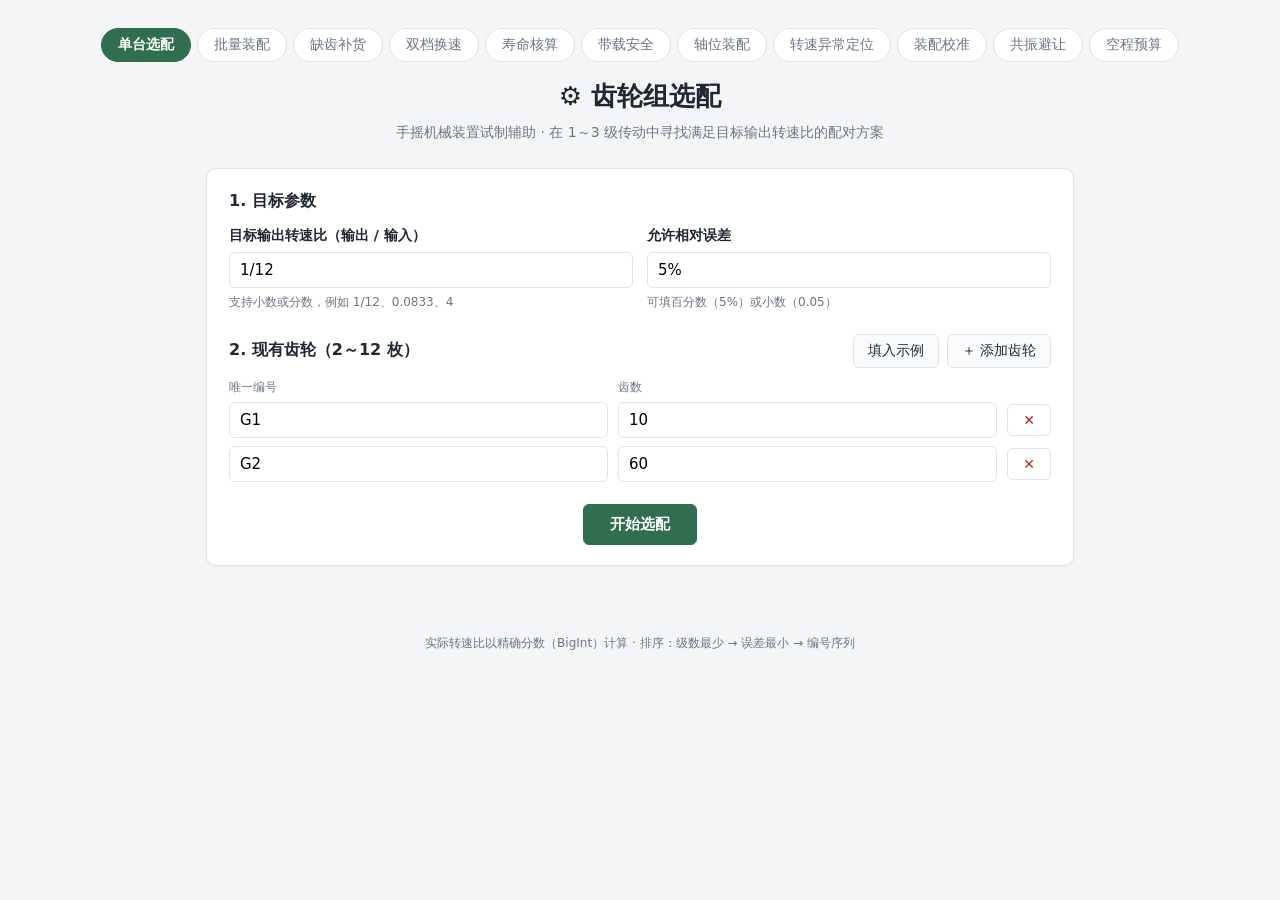
<file: public/index.html>
<!DOCTYPE html>
<html lang="zh-CN">
<head>
  <meta charset="UTF-8" />
  <meta name="viewport" content="width=device-width, initial-scale=1.0" />
  <title>齿轮组选配 · 手摇机械试制</title>
  <link rel="stylesheet" href="styles.css" />
</head>
<body>
  <header class="site-header">
    <nav class="top-nav">
      <a href="/" class="active">单台选配</a>
      <a href="/batch">批量装配</a>
      <a href="/procure">缺齿补货</a>
      <a href="/dual-speed">双档换速</a>
      <a href="/lifetime">寿命核算</a>
      <a href="/torque">带载安全</a>
      <a href="/layout">轴位装配</a>
      <a href="/diagnose">转速异常定位</a>
      <a href="/phase-reset">装配校准</a>
      <a href="/resonance">共振避让</a>
      <a href="/backlash">空程预算</a>
    </nav>
    <h1>⚙️ 齿轮组选配</h1>
    <p class="subtitle">手摇机械装置试制辅助 · 在 1～3 级传动中寻找满足目标输出转速比的配对方案</p>
  </header>

  <main>
    <form id="search-form" class="card">
      <section>
        <h2>1. 目标参数</h2>
        <div class="grid two">
          <label class="field">
            <span>目标输出转速比（输出 / 输入）</span>
            <input id="target" name="target" value="1/12" placeholder="如 0.0833 或 1/12" required />
            <small>支持小数或分数，例如 1/12、0.0833、4</small>
          </label>
          <label class="field">
            <span>允许相对误差</span>
            <input id="tolerance" name="tolerance" value="5%" placeholder="如 5% 或 0.05" required />
            <small>可填百分数（5%）或小数（0.05）</small>
          </label>
        </div>
      </section>

      <section>
        <div class="section-head">
          <h2>2. 现有齿轮（2～12 枚）</h2>
          <div class="btn-row">
            <button type="button" id="btn-example" class="btn ghost">填入示例</button>
            <button type="button" id="btn-add" class="btn ghost">＋ 添加齿轮</button>
          </div>
        </div>
        <div class="gear-grid-head">
          <span>唯一编号</span><span>齿数</span><span></span>
        </div>
        <div id="gear-rows"></div>
      </section>

      <div class="actions">
        <button type="submit" class="btn primary">开始选配</button>
      </div>

      <p id="form-error" class="alert error" hidden></p>
    </form>

    <section id="result-panel" class="card" hidden>
      <div class="section-head">
        <h2>3. 选配结果</h2>
        <span id="result-summary" class="summary"></span>
      </div>
      <p id="no-solution" class="alert warn" hidden></p>
      <p id="truncated-note" class="muted" hidden></p>
      <div id="result-list"></div>
    </section>
  </main>

  <footer class="site-footer">
    <span>实际转速比以精确分数（BigInt）计算 · 排序：级数最少 → 误差最小 → 编号序列</span>
  </footer>

  <script src="app.js"></script>
</body>
</html>
</file>
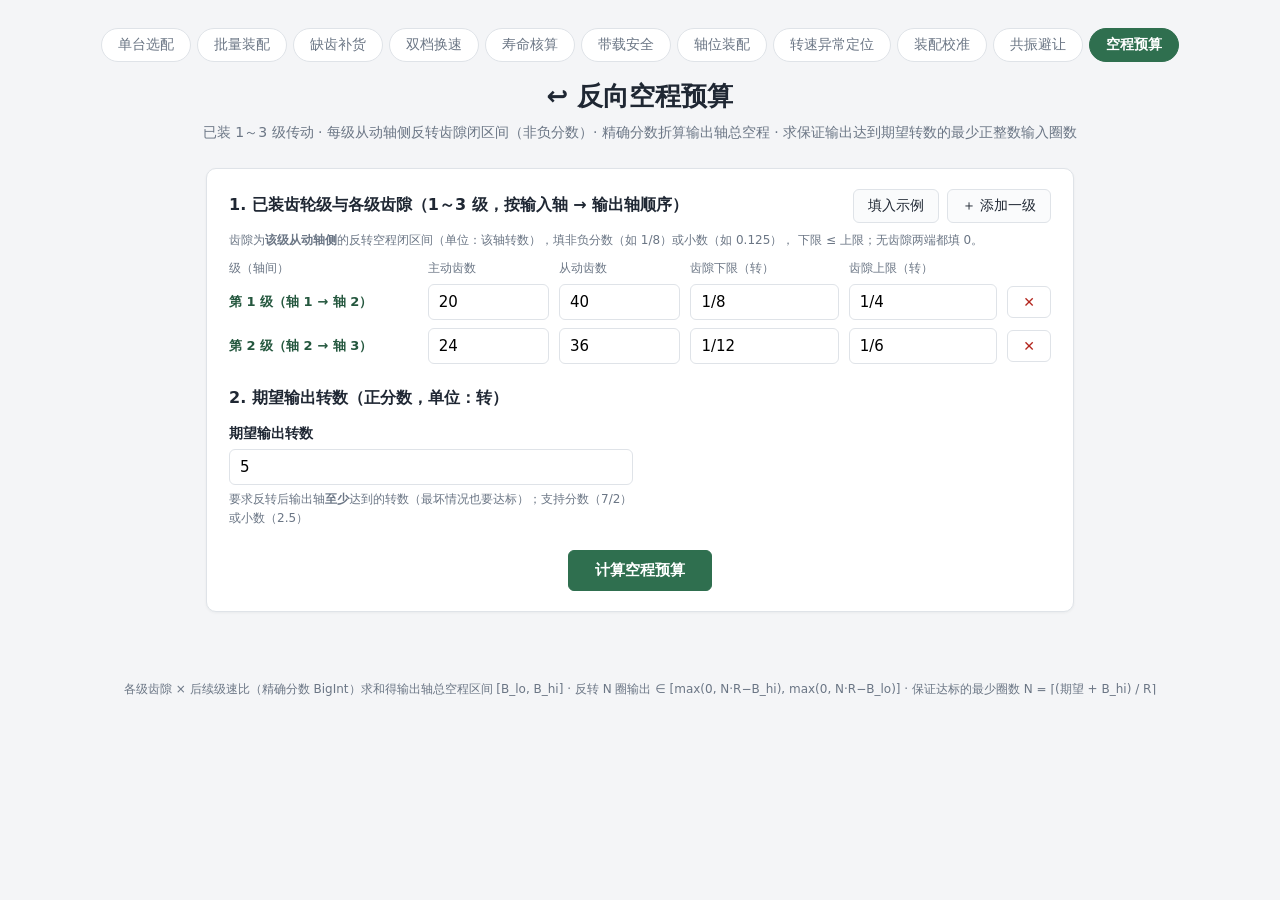
<file: public/backlash.html>
<!DOCTYPE html>
<html lang="zh-CN">
<head>
  <meta charset="UTF-8" />
  <meta name="viewport" content="width=device-width, initial-scale=1.0" />
  <title>反向空程预算 · 齿轮组选配</title>
  <link rel="stylesheet" href="styles.css" />
</head>
<body>
  <header class="site-header">
    <nav class="top-nav">
      <a href="/">单台选配</a>
      <a href="/batch">批量装配</a>
      <a href="/procure">缺齿补货</a>
      <a href="/dual-speed">双档换速</a>
      <a href="/lifetime">寿命核算</a>
      <a href="/torque">带载安全</a>
      <a href="/layout">轴位装配</a>
      <a href="/diagnose">转速异常定位</a>
      <a href="/phase-reset">装配校准</a>
      <a href="/resonance">共振避让</a>
      <a href="/backlash" class="active">空程预算</a>
    </nav>
    <h1>↩️ 反向空程预算</h1>
    <p class="subtitle">已装 1～3 级传动 · 每级从动轴侧反转齿隙闭区间（非负分数）· 精确分数折算输出轴总空程 · 求保证输出达到期望转数的最少正整数输入圈数</p>
  </header>

  <main>
    <form id="backlash-form" class="card">
      <section>
        <div class="section-head">
          <h2>1. 已装齿轮级与各级齿隙（1～3 级，按输入轴 → 输出轴顺序）</h2>
          <div class="btn-row">
            <button type="button" id="btn-example" class="btn ghost">填入示例</button>
            <button type="button" id="btn-stage-add" class="btn ghost">＋ 添加一级</button>
          </div>
        </div>
        <p class="muted">
          齿隙为<strong>该级从动轴侧</strong>的反转空程闭区间（单位：该轴转数），填非负分数（如 1/8）或小数（如 0.125），
          下限 ≤ 上限；无齿隙两端都填 0。
        </p>
        <div class="lash-grid-head">
          <span>级（轴间）</span><span>主动齿数</span><span>从动齿数</span><span>齿隙下限（转）</span><span>齿隙上限（转）</span><span></span>
        </div>
        <div id="stage-rows"></div>
      </section>

      <section>
        <h2>2. 期望输出转数（正分数，单位：转）</h2>
        <div class="grid two">
          <label class="field">
            <span>期望输出转数</span>
            <input id="expected-turns" type="text" inputmode="decimal" placeholder="如 5、7/2、2.5" value="5" />
            <small>要求反转后输出轴<strong>至少</strong>达到的转数（最坏情况也要达标）；支持分数（7/2）或小数（2.5）</small>
          </label>
        </div>
      </section>

      <div class="actions">
        <button type="submit" class="btn primary">计算空程预算</button>
      </div>

      <p id="form-error" class="alert error" hidden></p>
    </form>

    <section id="result-panel" class="card" hidden>
      <div class="section-head">
        <h2>3. 空程预算结果</h2>
        <span id="result-summary" class="summary"></span>
      </div>
      <p id="verdict-alert" class="alert" hidden></p>
      <div id="result-detail"></div>
    </section>
  </main>

  <footer class="site-footer">
    <span>各级齿隙 × 后续级速比（精确分数 BigInt）求和得输出轴总空程区间 [B_lo, B_hi] · 反转 N 圈输出 ∈ [max(0, N·R−B_hi), max(0, N·R−B_lo)] · 保证达标的最少圈数 N = ⌈(期望 + B_hi) / R⌉</span>
  </footer>

  <script src="backlash.js"></script>
</body>
</html>
</file>
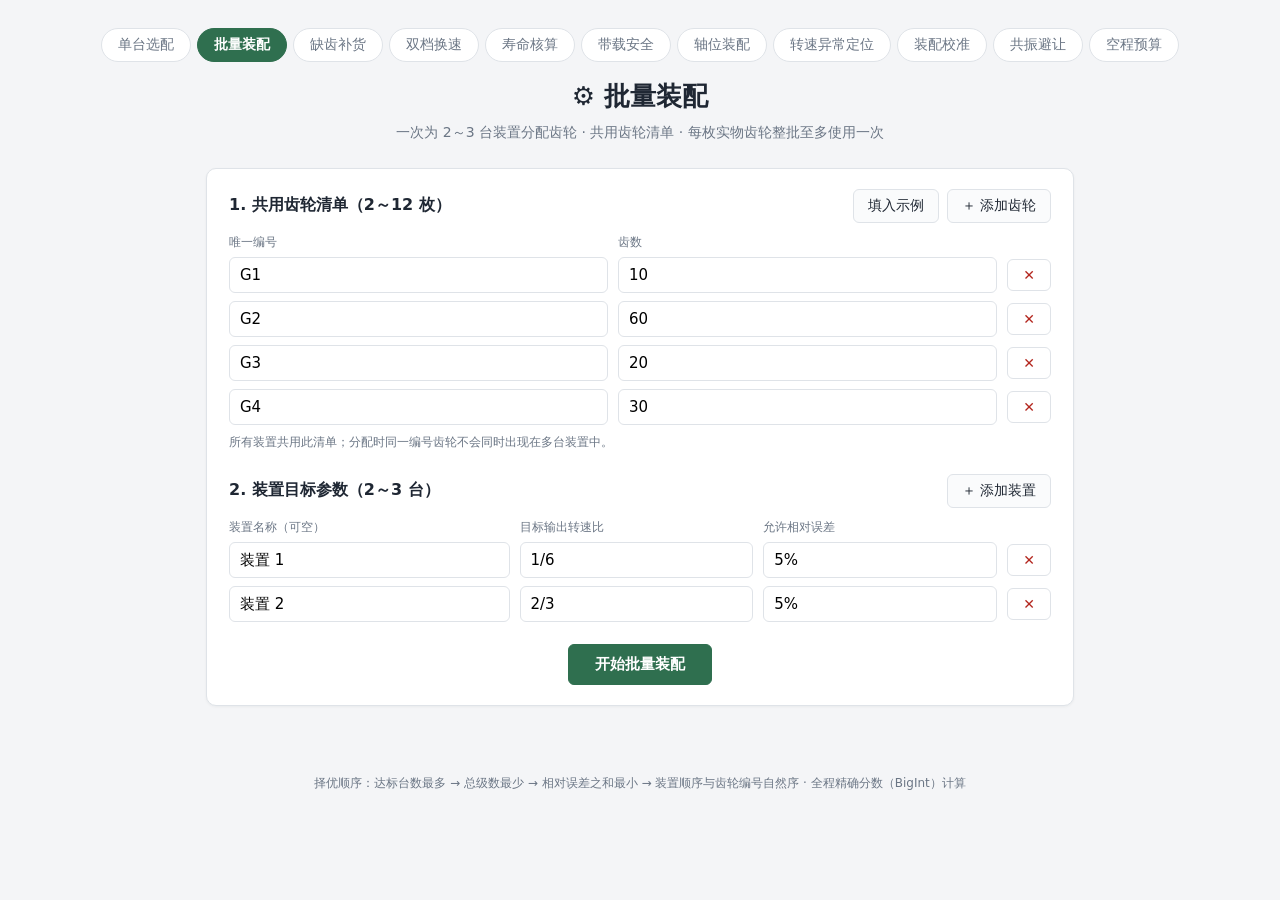
<file: public/batch.html>
<!DOCTYPE html>
<html lang="zh-CN">
<head>
  <meta charset="UTF-8" />
  <meta name="viewport" content="width=device-width, initial-scale=1.0" />
  <title>批量装配 · 齿轮组选配</title>
  <link rel="stylesheet" href="styles.css" />
</head>
<body>
  <header class="site-header">
    <nav class="top-nav">
      <a href="/">单台选配</a>
      <a href="/batch" class="active">批量装配</a>
      <a href="/procure">缺齿补货</a>
      <a href="/dual-speed">双档换速</a>
      <a href="/lifetime">寿命核算</a>
      <a href="/torque">带载安全</a>
      <a href="/layout">轴位装配</a>
      <a href="/diagnose">转速异常定位</a>
      <a href="/phase-reset">装配校准</a>
      <a href="/resonance">共振避让</a>
      <a href="/backlash">空程预算</a>
    </nav>
    <h1>⚙️ 批量装配</h1>
    <p class="subtitle">一次为 2～3 台装置分配齿轮 · 共用齿轮清单 · 每枚实物齿轮整批至多使用一次</p>
  </header>

  <main>
    <form id="batch-form" class="card">
      <section>
        <div class="section-head">
          <h2>1. 共用齿轮清单（2～12 枚）</h2>
          <div class="btn-row">
            <button type="button" id="btn-example" class="btn ghost">填入示例</button>
            <button type="button" id="btn-add-gear" class="btn ghost">＋ 添加齿轮</button>
          </div>
        </div>
        <div class="gear-grid-head">
          <span>唯一编号</span><span>齿数</span><span></span>
        </div>
        <div id="gear-rows"></div>
        <p class="muted">所有装置共用此清单；分配时同一编号齿轮不会同时出现在多台装置中。</p>
      </section>

      <section>
        <div class="section-head">
          <h2>2. 装置目标参数（2～3 台）</h2>
          <div class="btn-row">
            <button type="button" id="btn-add-device" class="btn ghost">＋ 添加装置</button>
          </div>
        </div>
        <div class="device-grid-head">
          <span>装置名称（可空）</span><span>目标输出转速比</span><span>允许相对误差</span><span></span>
        </div>
        <div id="device-rows"></div>
      </section>

      <div class="actions">
        <button type="submit" class="btn primary">开始批量装配</button>
      </div>

      <p id="form-error" class="alert error" hidden></p>
    </form>

    <section id="result-panel" class="card" hidden>
      <div class="section-head">
        <h2>3. 批量分配结果</h2>
        <span id="result-summary" class="summary"></span>
      </div>
      <div id="device-results"></div>
      <div id="unused-panel" class="unused-panel">
        <h3>未使用齿轮（<span id="unused-count">0</span> 枚）</h3>
        <div id="unused-list" class="chip-list"></div>
      </div>
    </section>
  </main>

  <footer class="site-footer">
    <span>择优顺序：达标台数最多 → 总级数最少 → 相对误差之和最小 → 装置顺序与齿轮编号自然序 · 全程精确分数（BigInt）计算</span>
  </footer>

  <script src="batch.js"></script>
</body>
</html>
</file>
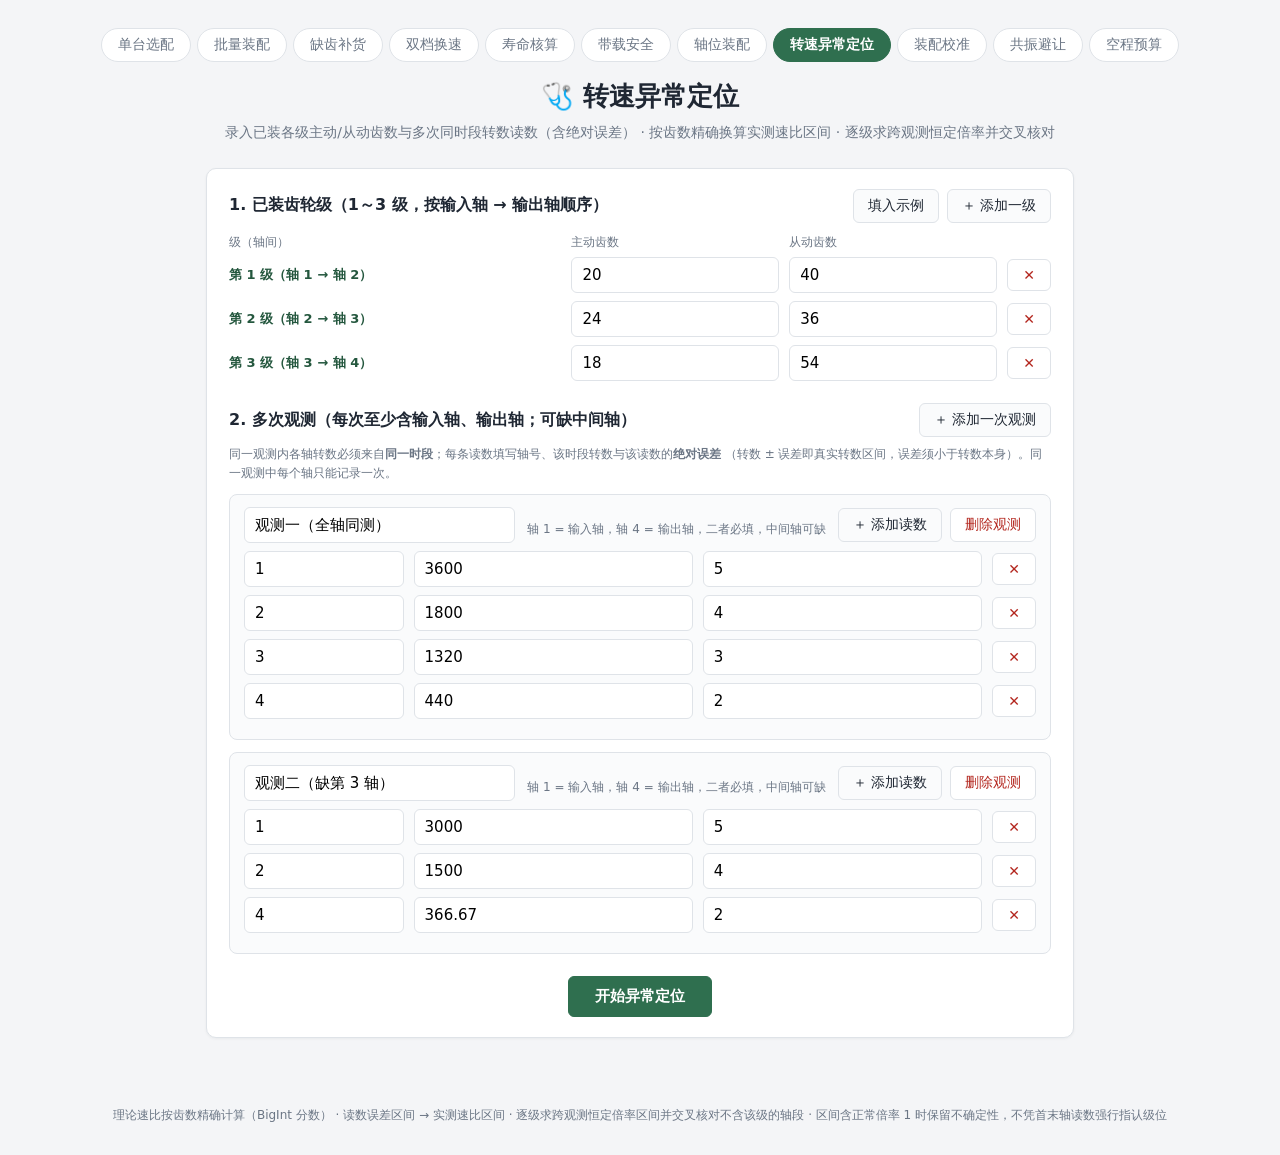
<file: public/diagnose.html>
<!DOCTYPE html>
<html lang="zh-CN">
<head>
  <meta charset="UTF-8" />
  <meta name="viewport" content="width=device-width, initial-scale=1.0" />
  <title>转速异常定位 · 齿轮组选配</title>
  <link rel="stylesheet" href="styles.css" />
</head>
<body>
  <header class="site-header">
    <nav class="top-nav">
      <a href="/">单台选配</a>
      <a href="/batch">批量装配</a>
      <a href="/procure">缺齿补货</a>
      <a href="/dual-speed">双档换速</a>
      <a href="/lifetime">寿命核算</a>
      <a href="/torque">带载安全</a>
      <a href="/layout">轴位装配</a>
      <a href="/diagnose" class="active">转速异常定位</a>
      <a href="/phase-reset">装配校准</a>
      <a href="/resonance">共振避让</a>
      <a href="/backlash">空程预算</a>
    </nav>
    <h1>🩺 转速异常定位</h1>
    <p class="subtitle">录入已装各级主动/从动齿数与多次同时段转数读数（含绝对误差） · 按齿数精确换算实测速比区间 · 逐级求跨观测恒定倍率并交叉核对</p>
  </header>

  <main>
    <form id="diagnose-form" class="card">
      <section>
        <div class="section-head">
          <h2>1. 已装齿轮级（1～3 级，按输入轴 → 输出轴顺序）</h2>
          <div class="btn-row">
            <button type="button" id="btn-example" class="btn ghost">填入示例</button>
            <button type="button" id="btn-stage-add" class="btn ghost">＋ 添加一级</button>
          </div>
        </div>
        <div class="stage-grid-head">
          <span>级（轴间）</span><span>主动齿数</span><span>从动齿数</span><span></span>
        </div>
        <div id="stage-rows"></div>
      </section>

      <section>
        <div class="section-head">
          <h2>2. 多次观测（每次至少含输入轴、输出轴；可缺中间轴）</h2>
          <div class="btn-row">
            <button type="button" id="btn-obs-add" class="btn ghost">＋ 添加一次观测</button>
          </div>
        </div>
        <p class="muted">
          同一观测内各轴转数必须来自<strong>同一时段</strong>；每条读数填写轴号、该时段转数与该读数的<strong>绝对误差</strong>
          （转数 ± 误差即真实转数区间，误差须小于转数本身）。同一观测中每个轴只能记录一次。
        </p>
        <div id="obs-list"></div>
      </section>

      <div class="actions">
        <button type="submit" class="btn primary">开始异常定位</button>
      </div>

      <p id="form-error" class="alert error" hidden></p>
    </form>

    <section id="result-panel" class="card" hidden>
      <div class="section-head">
        <h2>3. 诊断结果</h2>
        <span id="result-summary" class="summary"></span>
      </div>
      <p id="verdict-alert" class="alert" hidden></p>
      <div id="result-detail"></div>
    </section>
  </main>

  <footer class="site-footer">
    <span>理论速比按齿数精确计算（BigInt 分数） · 读数误差区间 → 实测速比区间 · 逐级求跨观测恒定倍率区间并交叉核对不含该级的轴段 · 区间含正常倍率 1 时保留不确定性，不凭首末轴读数强行指认级位</span>
  </footer>

  <script src="diagnose.js"></script>
</body>
</html>
</file>
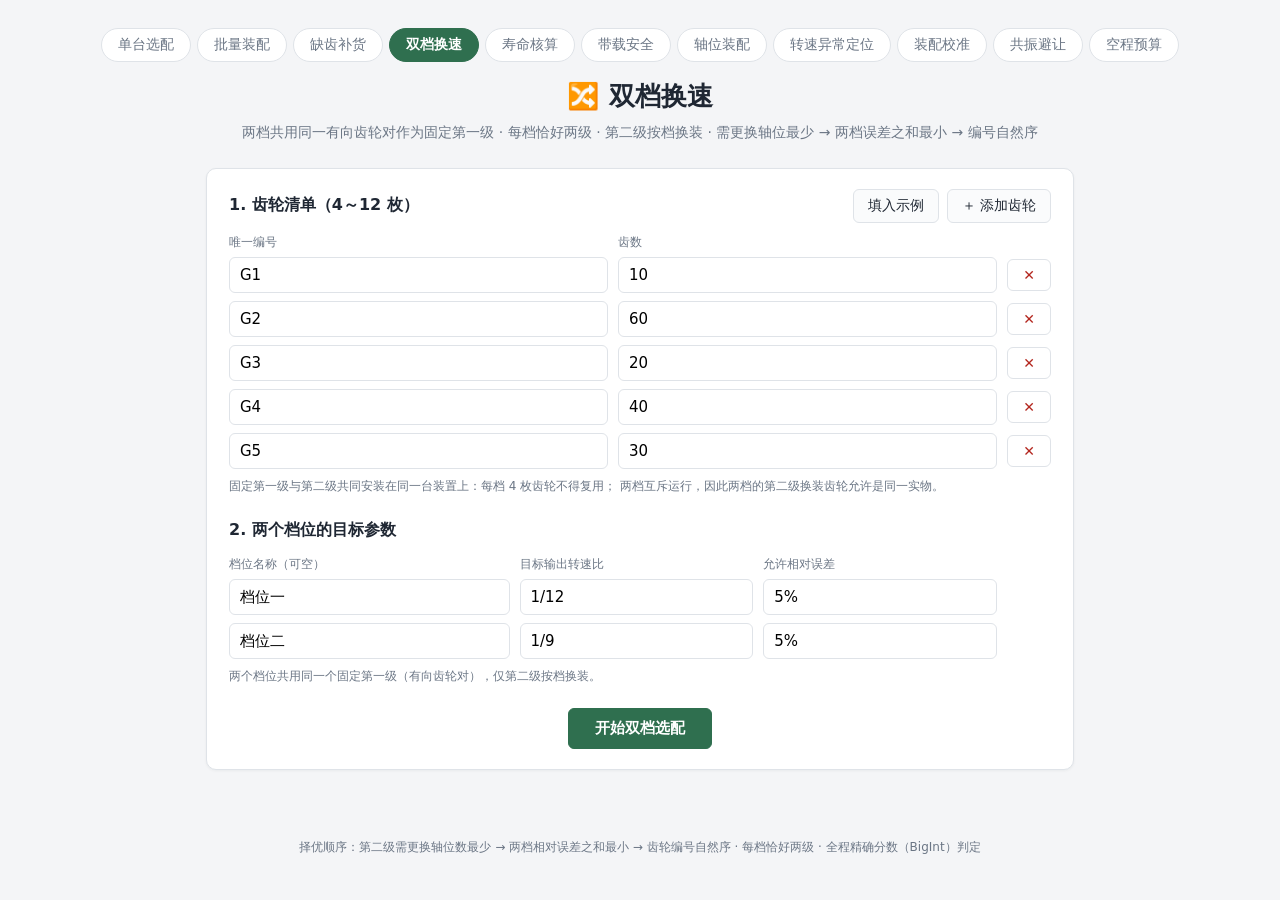
<file: public/dual-speed.html>
<!DOCTYPE html>
<html lang="zh-CN">
<head>
  <meta charset="UTF-8" />
  <meta name="viewport" content="width=device-width, initial-scale=1.0" />
  <title>双档换速 · 齿轮组选配</title>
  <link rel="stylesheet" href="styles.css" />
</head>
<body>
  <header class="site-header">
    <nav class="top-nav">
      <a href="/">单台选配</a>
      <a href="/batch">批量装配</a>
      <a href="/procure">缺齿补货</a>
      <a href="/dual-speed" class="active">双档换速</a>
      <a href="/lifetime">寿命核算</a>
      <a href="/torque">带载安全</a>
      <a href="/layout">轴位装配</a>
      <a href="/diagnose">转速异常定位</a>
      <a href="/phase-reset">装配校准</a>
      <a href="/resonance">共振避让</a>
      <a href="/backlash">空程预算</a>
    </nav>
    <h1>🔀 双档换速</h1>
    <p class="subtitle">两档共用同一有向齿轮对作为固定第一级 · 每档恰好两级 · 第二级按档换装 · 需更换轴位最少 → 两档误差之和最小 → 编号自然序</p>
  </header>

  <main>
    <form id="dual-form" class="card">
      <section>
        <div class="section-head">
          <h2>1. 齿轮清单（4～12 枚）</h2>
          <div class="btn-row">
            <button type="button" id="btn-example" class="btn ghost">填入示例</button>
            <button type="button" id="btn-add-gear" class="btn ghost">＋ 添加齿轮</button>
          </div>
        </div>
        <div class="gear-grid-head">
          <span>唯一编号</span><span>齿数</span><span></span>
        </div>
        <div id="gear-rows"></div>
        <p class="muted">
          固定第一级与第二级共同安装在同一台装置上：每档 4 枚齿轮不得复用；
          两档互斥运行，因此两档的第二级换装齿轮允许是同一实物。
        </p>
      </section>

      <section>
        <h2>2. 两个档位的目标参数</h2>
        <div class="device-grid-head">
          <span>档位名称（可空）</span><span>目标输出转速比</span><span>允许相对误差</span><span></span>
        </div>
        <div id="speed-rows"></div>
        <p class="muted">两个档位共用同一个固定第一级（有向齿轮对），仅第二级按档换装。</p>
      </section>

      <div class="actions">
        <button type="submit" class="btn primary">开始双档选配</button>
      </div>

      <p id="form-error" class="alert error" hidden></p>
    </form>

    <section id="result-panel" class="card" hidden>
      <div class="section-head">
        <h2>3. 双档选配结果</h2>
        <span id="result-summary" class="summary"></span>
      </div>
      <p id="result-banner" class="alert" hidden></p>
      <div id="no-solution-detail"></div>

      <div id="result-body" hidden>
        <div id="fixed-panel"></div>

        <h3 class="block-title">两档换装方案</h3>
        <div id="speed-results"></div>

        <div id="change-panel" class="unused-panel"></div>
      </div>
    </section>
  </main>

  <footer class="site-footer">
    <span>择优顺序：第二级需更换轴位数最少 → 两档相对误差之和最小 → 齿轮编号自然序 · 每档恰好两级 · 全程精确分数（BigInt）判定</span>
  </footer>

  <script src="dual-speed.js"></script>
</body>
</html>
</file>
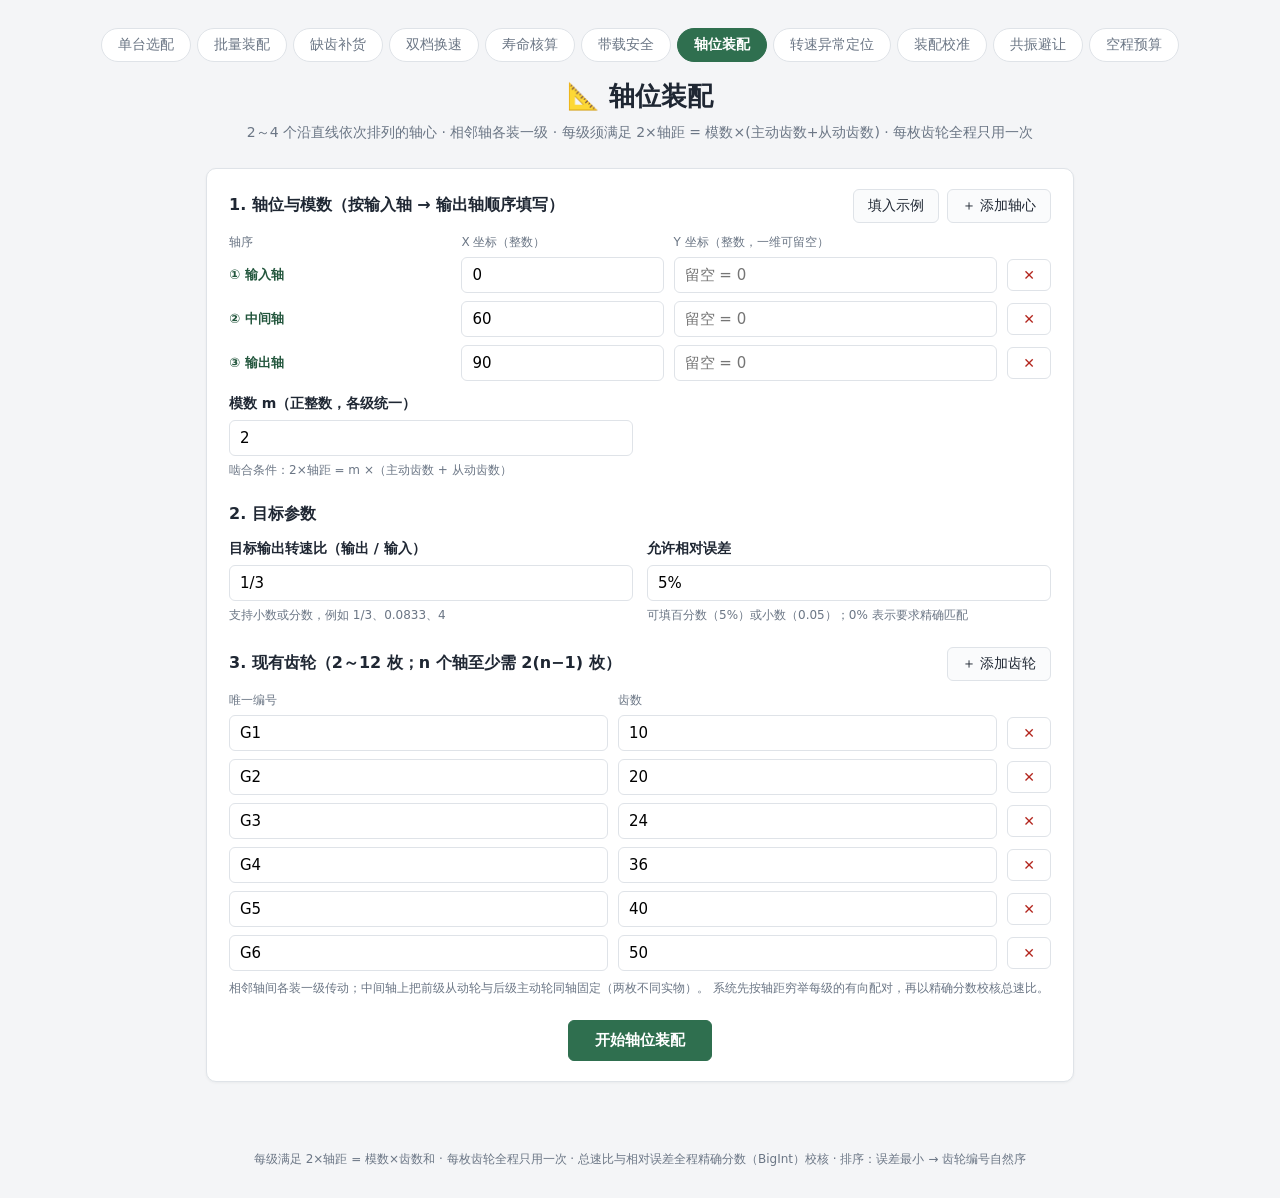
<file: public/layout.html>
<!DOCTYPE html>
<html lang="zh-CN">
<head>
  <meta charset="UTF-8" />
  <meta name="viewport" content="width=device-width, initial-scale=1.0" />
  <title>轴位装配 · 齿轮组选配</title>
  <link rel="stylesheet" href="styles.css" />
</head>
<body>
  <header class="site-header">
    <nav class="top-nav">
      <a href="/">单台选配</a>
      <a href="/batch">批量装配</a>
      <a href="/procure">缺齿补货</a>
      <a href="/dual-speed">双档换速</a>
      <a href="/lifetime">寿命核算</a>
      <a href="/torque">带载安全</a>
      <a href="/layout" class="active">轴位装配</a>
      <a href="/diagnose">转速异常定位</a>
      <a href="/phase-reset">装配校准</a>
      <a href="/resonance">共振避让</a>
      <a href="/backlash">空程预算</a>
    </nav>
    <h1>📐 轴位装配</h1>
    <p class="subtitle">2～4 个沿直线依次排列的轴心 · 相邻轴各装一级 · 每级须满足 2×轴距 = 模数×(主动齿数+从动齿数) · 每枚齿轮全程只用一次</p>
  </header>

  <main>
    <form id="layout-form" class="card">
      <section>
        <div class="section-head">
          <h2>1. 轴位与模数（按输入轴 → 输出轴顺序填写）</h2>
          <div class="btn-row">
            <button type="button" id="btn-example" class="btn ghost">填入示例</button>
            <button type="button" id="btn-axis-add" class="btn ghost">＋ 添加轴心</button>
          </div>
        </div>
        <div class="axis-grid-head">
          <span>轴序</span><span>X 坐标（整数）</span><span>Y 坐标（整数，一维可留空）</span><span></span>
        </div>
        <div id="axis-rows"></div>
        <div class="grid two" style="margin-top:12px;">
          <label class="field">
            <span>模数 m（正整数，各级统一）</span>
            <input id="module" name="module" type="number" min="1" max="100000" step="1" value="2" required />
            <small>啮合条件：2×轴距 = m ×（主动齿数 + 从动齿数）</small>
          </label>
        </div>
      </section>

      <section>
        <h2>2. 目标参数</h2>
        <div class="grid two">
          <label class="field">
            <span>目标输出转速比（输出 / 输入）</span>
            <input id="target" name="target" value="1/3" placeholder="如 0.0833 或 1/12" required />
            <small>支持小数或分数，例如 1/3、0.0833、4</small>
          </label>
          <label class="field">
            <span>允许相对误差</span>
            <input id="tolerance" name="tolerance" value="5%" placeholder="如 5% 或 0.05" required />
            <small>可填百分数（5%）或小数（0.05）；0% 表示要求精确匹配</small>
          </label>
        </div>
      </section>

      <section>
        <div class="section-head">
          <h2>3. 现有齿轮（2～12 枚；n 个轴至少需 2(n−1) 枚）</h2>
          <div class="btn-row">
            <button type="button" id="btn-gear-add" class="btn ghost">＋ 添加齿轮</button>
          </div>
        </div>
        <div class="gear-grid-head">
          <span>唯一编号</span><span>齿数</span><span></span>
        </div>
        <div id="gear-rows"></div>
        <p class="muted">
          相邻轴间各装一级传动；中间轴上把前级从动轮与后级主动轮同轴固定（两枚不同实物）。
          系统先按轴距穷举每级的有向配对，再以精确分数校核总速比。
        </p>
      </section>

      <div class="actions">
        <button type="submit" class="btn primary">开始轴位装配</button>
      </div>

      <p id="form-error" class="alert error" hidden></p>
    </form>

    <section id="result-panel" class="card" hidden>
      <div class="section-head">
        <h2>4. 装配结果</h2>
        <span id="result-summary" class="summary"></span>
      </div>
      <p id="no-solution" class="alert" hidden></p>
      <div id="geometry-panel"></div>
      <div id="result-detail"></div>
    </section>
  </main>

  <footer class="site-footer">
    <span>每级满足 2×轴距 = 模数×齿数和 · 每枚齿轮全程只用一次 · 总速比与相对误差全程精确分数（BigInt）校核 · 排序：误差最小 → 齿轮编号自然序</span>
  </footer>

  <script src="layout.js"></script>
</body>
</html>
</file>
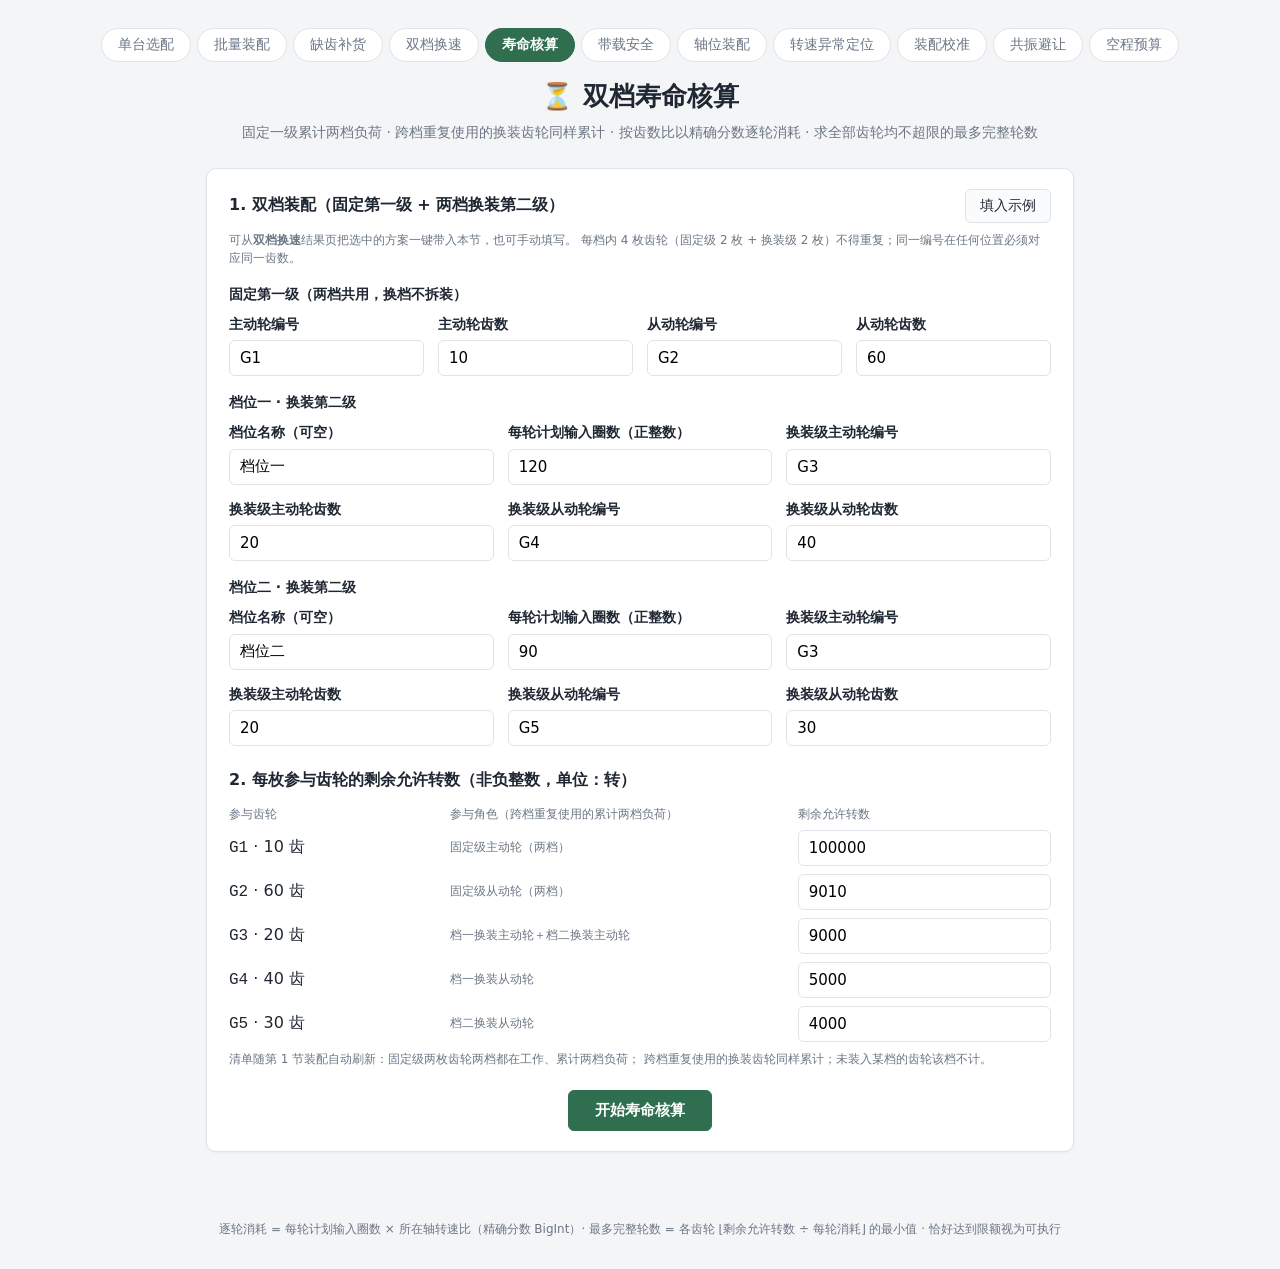
<file: public/lifetime.html>
<!DOCTYPE html>
<html lang="zh-CN">
<head>
  <meta charset="UTF-8" />
  <meta name="viewport" content="width=device-width, initial-scale=1.0" />
  <title>寿命核算 · 齿轮组选配</title>
  <link rel="stylesheet" href="styles.css" />
</head>
<body>
  <header class="site-header">
    <nav class="top-nav">
      <a href="/">单台选配</a>
      <a href="/batch">批量装配</a>
      <a href="/procure">缺齿补货</a>
      <a href="/dual-speed">双档换速</a>
      <a href="/lifetime" class="active">寿命核算</a>
      <a href="/torque">带载安全</a>
      <a href="/layout">轴位装配</a>
      <a href="/diagnose">转速异常定位</a>
      <a href="/phase-reset">装配校准</a>
      <a href="/resonance">共振避让</a>
      <a href="/backlash">空程预算</a>
    </nav>
    <h1>⏳ 双档寿命核算</h1>
    <p class="subtitle">固定一级累计两档负荷 · 跨档重复使用的换装齿轮同样累计 · 按齿数比以精确分数逐轮消耗 · 求全部齿轮均不超限的最多完整轮数</p>
  </header>

  <main>
    <form id="lifetime-form" class="card">
      <section>
        <div class="section-head">
          <h2>1. 双档装配（固定第一级 + 两档换装第二级）</h2>
          <div class="btn-row">
            <button type="button" id="btn-example" class="btn ghost">填入示例</button>
          </div>
        </div>
        <p class="muted">
          可从<strong>双档换速</strong>结果页把选中的方案一键带入本节，也可手动填写。
          每档内 4 枚齿轮（固定级 2 枚 + 换装级 2 枚）不得重复；同一编号在任何位置必须对应同一齿数。
        </p>
        <p id="carry-note" class="alert ok" hidden>
          已从双档换速结果带入选中的固定一级与两档换装一级，请继续填写每档每轮计划输入圈数与各齿轮剩余允许转数。
        </p>

        <h3 class="block-title">固定第一级（两档共用，换档不拆装）</h3>
        <div class="grid four">
          <label class="field">
            <span>主动轮编号</span>
            <input id="fd-id" placeholder="如 G1" maxlength="30" />
          </label>
          <label class="field">
            <span>主动轮齿数</span>
            <input id="fd-teeth" type="number" min="1" max="100000" step="1" placeholder="齿数" />
          </label>
          <label class="field">
            <span>从动轮编号</span>
            <input id="fw-id" placeholder="如 G2" maxlength="30" />
          </label>
          <label class="field">
            <span>从动轮齿数</span>
            <input id="fw-teeth" type="number" min="1" max="100000" step="1" placeholder="齿数" />
          </label>
        </div>

        <h3 class="block-title">档位一 · 换装第二级</h3>
        <div class="grid three">
          <label class="field">
            <span>档位名称（可空）</span>
            <input id="s1-name" placeholder="默认 档位 1" maxlength="30" />
          </label>
          <label class="field">
            <span>每轮计划输入圈数（正整数）</span>
            <input id="s1-turns" type="number" min="1" max="1000000000000" step="1" placeholder="如 120" />
          </label>
          <label class="field">
            <span>换装级主动轮编号</span>
            <input id="s1-a-id" placeholder="如 G3" maxlength="30" />
          </label>
          <label class="field">
            <span>换装级主动轮齿数</span>
            <input id="s1-a-teeth" type="number" min="1" max="100000" step="1" placeholder="齿数" />
          </label>
          <label class="field">
            <span>换装级从动轮编号</span>
            <input id="s1-b-id" placeholder="如 G4" maxlength="30" />
          </label>
          <label class="field">
            <span>换装级从动轮齿数</span>
            <input id="s1-b-teeth" type="number" min="1" max="100000" step="1" placeholder="齿数" />
          </label>
        </div>

        <h3 class="block-title">档位二 · 换装第二级</h3>
        <div class="grid three">
          <label class="field">
            <span>档位名称（可空）</span>
            <input id="s2-name" placeholder="默认 档位 2" maxlength="30" />
          </label>
          <label class="field">
            <span>每轮计划输入圈数（正整数）</span>
            <input id="s2-turns" type="number" min="1" max="1000000000000" step="1" placeholder="如 90" />
          </label>
          <label class="field">
            <span>换装级主动轮编号</span>
            <input id="s2-a-id" placeholder="如 G3" maxlength="30" />
          </label>
          <label class="field">
            <span>换装级主动轮齿数</span>
            <input id="s2-a-teeth" type="number" min="1" max="100000" step="1" placeholder="齿数" />
          </label>
          <label class="field">
            <span>换装级从动轮编号</span>
            <input id="s2-b-id" placeholder="如 G5" maxlength="30" />
          </label>
          <label class="field">
            <span>换装级从动轮齿数</span>
            <input id="s2-b-teeth" type="number" min="1" max="100000" step="1" placeholder="齿数" />
          </label>
        </div>
      </section>

      <section>
        <h2>2. 每枚参与齿轮的剩余允许转数（非负整数，单位：转）</h2>
        <div class="life-grid-head">
          <span>参与齿轮</span><span>参与角色（跨档重复使用的累计两档负荷）</span><span>剩余允许转数</span>
        </div>
        <div id="remaining-rows"></div>
        <p class="muted">
          清单随第 1 节装配自动刷新：固定级两枚齿轮两档都在工作、累计两档负荷；
          跨档重复使用的换装齿轮同样累计；未装入某档的齿轮该档不计。
        </p>
      </section>

      <div class="actions">
        <button type="submit" class="btn primary">开始寿命核算</button>
      </div>

      <p id="form-error" class="alert error" hidden></p>
    </form>

    <section id="result-panel" class="card" hidden>
      <div class="section-head">
        <h2>3. 寿命核算结果</h2>
        <span id="result-summary" class="summary"></span>
      </div>
      <p id="result-banner" class="alert" hidden></p>
      <div id="result-detail"></div>
    </section>
  </main>

  <footer class="site-footer">
    <span>逐轮消耗 = 每轮计划输入圈数 × 所在轴转速比（精确分数 BigInt）· 最多完整轮数 = 各齿轮 ⌊剩余允许转数 ÷ 每轮消耗⌋ 的最小值 · 恰好达到限额视为可执行</span>
  </footer>

  <script src="lifetime.js"></script>
</body>
</html>
</file>
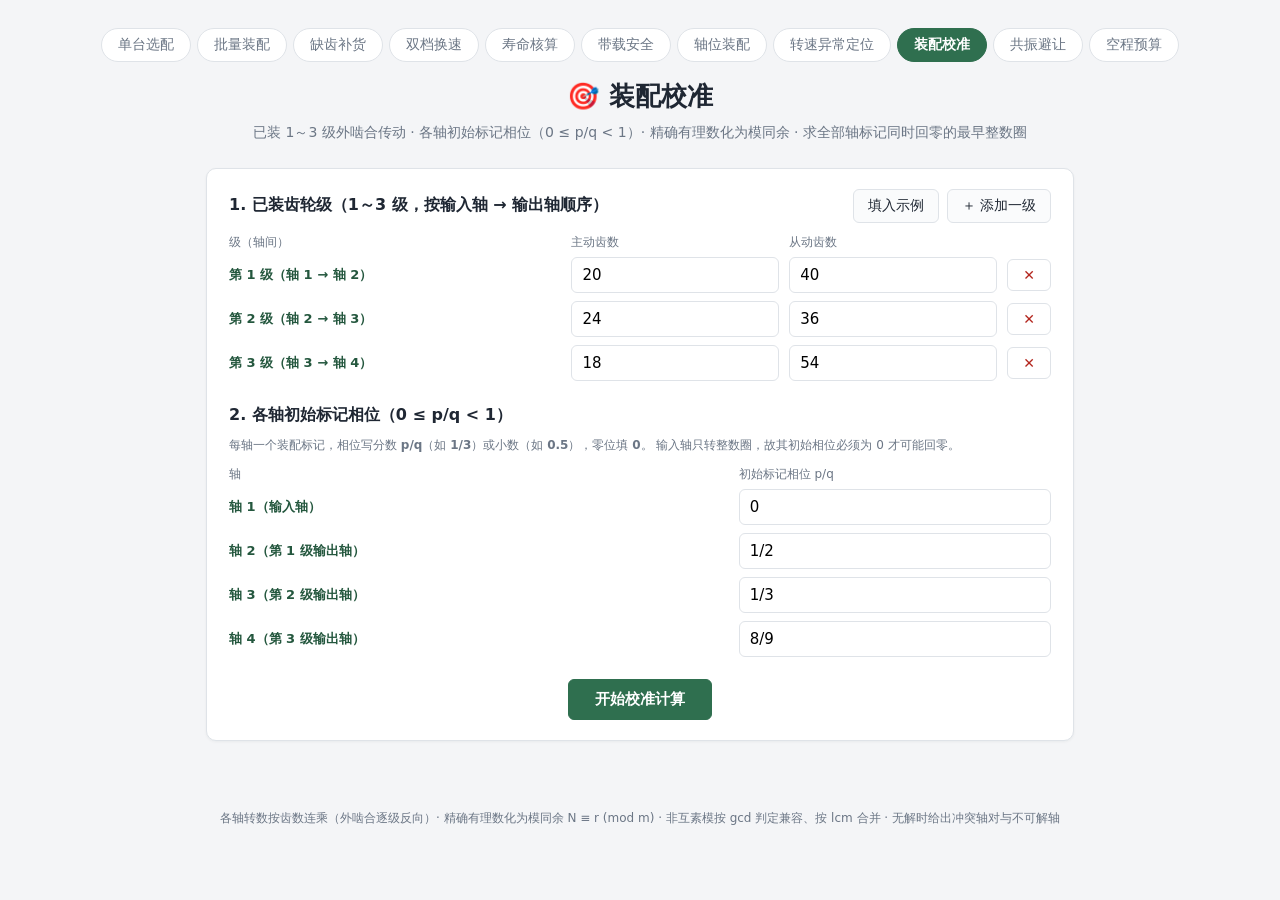
<file: public/phase-reset.html>
<!DOCTYPE html>
<html lang="zh-CN">
<head>
  <meta charset="UTF-8" />
  <meta name="viewport" content="width=device-width, initial-scale=1.0" />
  <title>装配校准 · 齿轮组选配</title>
  <link rel="stylesheet" href="styles.css" />
</head>
<body>
  <header class="site-header">
    <nav class="top-nav">
      <a href="/">单台选配</a>
      <a href="/batch">批量装配</a>
      <a href="/procure">缺齿补货</a>
      <a href="/dual-speed">双档换速</a>
      <a href="/lifetime">寿命核算</a>
      <a href="/torque">带载安全</a>
      <a href="/layout">轴位装配</a>
      <a href="/diagnose">转速异常定位</a>
      <a href="/phase-reset" class="active">装配校准</a>
      <a href="/resonance">共振避让</a>
      <a href="/backlash">空程预算</a>
    </nav>
    <h1>🎯 装配校准</h1>
    <p class="subtitle">已装 1～3 级外啮合传动 · 各轴初始标记相位（0 ≤ p/q &lt; 1）· 精确有理数化为模同余 · 求全部轴标记同时回零的最早整数圈</p>
  </header>

  <main>
    <form id="phase-form" class="card">
      <section>
        <div class="section-head">
          <h2>1. 已装齿轮级（1～3 级，按输入轴 → 输出轴顺序）</h2>
          <div class="btn-row">
            <button type="button" id="btn-example" class="btn ghost">填入示例</button>
            <button type="button" id="btn-stage-add" class="btn ghost">＋ 添加一级</button>
          </div>
        </div>
        <div class="stage-grid-head">
          <span>级（轴间）</span><span>主动齿数</span><span>从动齿数</span><span></span>
        </div>
        <div id="stage-rows"></div>
      </section>

      <section>
        <div class="section-head">
          <h2>2. 各轴初始标记相位（0 ≤ p/q &lt; 1）</h2>
        </div>
        <p class="muted">
          每轴一个装配标记，相位写分数 <strong>p/q</strong>（如 <strong>1/3</strong>）或小数（如 <strong>0.5</strong>），零位填 <strong>0</strong>。
          输入轴只转整数圈，故其初始相位必须为 0 才可能回零。
        </p>
        <div class="phase-grid-head">
          <span>轴</span><span>初始标记相位 p/q</span>
        </div>
        <div id="phase-rows"></div>
      </section>

      <div class="actions">
        <button type="submit" class="btn primary">开始校准计算</button>
      </div>

      <p id="form-error" class="alert error" hidden></p>
    </form>

    <section id="result-panel" class="card" hidden>
      <div class="section-head">
        <h2>3. 校准计算过程与结论</h2>
        <span id="result-summary" class="summary"></span>
      </div>
      <p id="verdict-alert" class="alert" hidden></p>
      <div id="result-detail"></div>
    </section>
  </main>

  <footer class="site-footer">
    <span>各轴转数按齿数连乘（外啮合逐级反向）· 精确有理数化为模同余 N ≡ r (mod m) · 非互素模按 gcd 判定兼容、按 lcm 合并 · 无解时给出冲突轴对与不可解轴</span>
  </footer>

  <script src="phase-reset.js"></script>
</body>
</html>
</file>
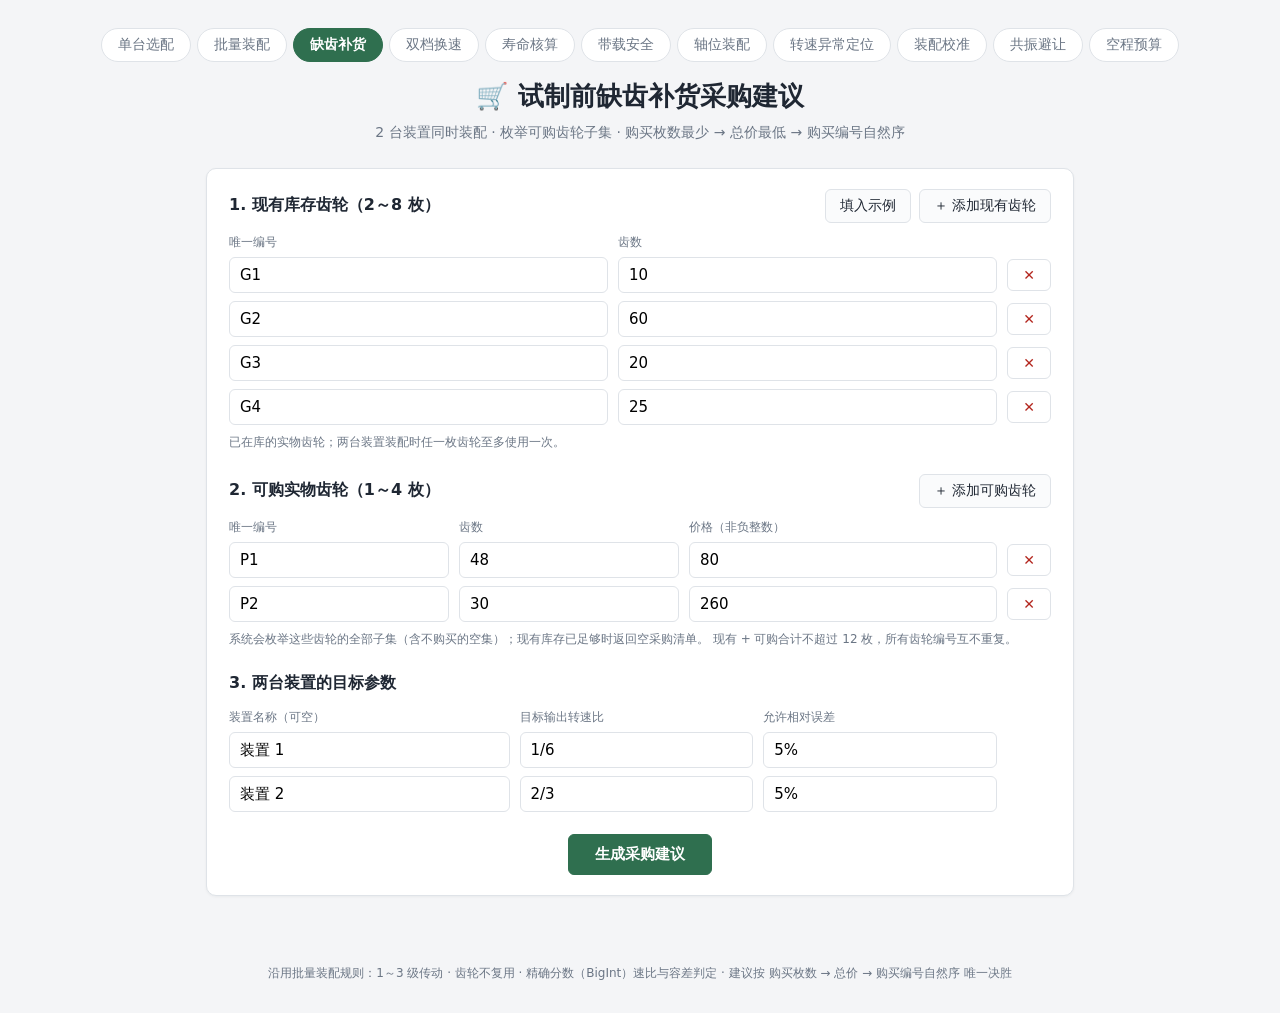
<file: public/procure.html>
<!DOCTYPE html>
<html lang="zh-CN">
<head>
  <meta charset="UTF-8" />
  <meta name="viewport" content="width=device-width, initial-scale=1.0" />
  <title>缺齿补货采购建议 · 齿轮组选配</title>
  <link rel="stylesheet" href="styles.css" />
</head>
<body>
  <header class="site-header">
    <nav class="top-nav">
      <a href="/">单台选配</a>
      <a href="/batch">批量装配</a>
      <a href="/procure" class="active">缺齿补货</a>
      <a href="/dual-speed">双档换速</a>
      <a href="/lifetime">寿命核算</a>
      <a href="/torque">带载安全</a>
      <a href="/layout">轴位装配</a>
      <a href="/diagnose">转速异常定位</a>
      <a href="/phase-reset">装配校准</a>
      <a href="/resonance">共振避让</a>
      <a href="/backlash">空程预算</a>
    </nav>
    <h1>🛒 试制前缺齿补货采购建议</h1>
    <p class="subtitle">2 台装置同时装配 · 枚举可购齿轮子集 · 购买枚数最少 → 总价最低 → 购买编号自然序</p>
  </header>

  <main>
    <form id="procure-form" class="card">
      <section>
        <div class="section-head">
          <h2>1. 现有库存齿轮（2～8 枚）</h2>
          <div class="btn-row">
            <button type="button" id="btn-example" class="btn ghost">填入示例</button>
            <button type="button" id="btn-add-existing" class="btn ghost">＋ 添加现有齿轮</button>
          </div>
        </div>
        <div class="gear-grid-head">
          <span>唯一编号</span><span>齿数</span><span></span>
        </div>
        <div id="existing-rows"></div>
        <p class="muted">已在库的实物齿轮；两台装置装配时任一枚齿轮至多使用一次。</p>
      </section>

      <section>
        <div class="section-head">
          <h2>2. 可购实物齿轮（1～4 枚）</h2>
          <div class="btn-row">
            <button type="button" id="btn-add-buyable" class="btn ghost">＋ 添加可购齿轮</button>
          </div>
        </div>
        <div class="buyable-grid-head">
          <span>唯一编号</span><span>齿数</span><span>价格（非负整数）</span><span></span>
        </div>
        <div id="buyable-rows"></div>
        <p class="muted">
          系统会枚举这些齿轮的全部子集（含不购买的空集）；现有库存已足够时返回空采购清单。
          现有 + 可购合计不超过 12 枚，所有齿轮编号互不重复。
        </p>
      </section>

      <section>
        <h2>3. 两台装置的目标参数</h2>
        <div class="device-grid-head">
          <span>装置名称（可空）</span><span>目标输出转速比</span><span>允许相对误差</span><span></span>
        </div>
        <div id="device-rows"></div>
      </section>

      <div class="actions">
        <button type="submit" class="btn primary">生成采购建议</button>
      </div>

      <p id="form-error" class="alert error" hidden></p>
    </form>

    <section id="result-panel" class="card" hidden>
      <div class="section-head">
        <h2>4. 采购建议</h2>
        <span id="result-summary" class="summary"></span>
      </div>
      <p id="result-banner" class="alert" hidden></p>

      <div id="purchase-panel" hidden>
        <h3 class="block-title">建议购买清单（<span id="purchase-count">0</span> 枚，合计 <span id="purchase-price">0</span>）</h3>
        <div id="purchase-list" class="chip-list"></div>
      </div>

      <div id="device-results"></div>

      <div id="unused-panel" class="unused-panel" hidden>
        <h3>未使用齿轮（<span id="unused-count">0</span> 枚）</h3>
        <div id="unused-list" class="chip-list"></div>
      </div>
    </section>
  </main>

  <footer class="site-footer">
    <span>沿用批量装配规则：1～3 级传动 · 齿轮不复用 · 精确分数（BigInt）速比与容差判定 · 建议按 购买枚数 → 总价 → 购买编号自然序 唯一决胜</span>
  </footer>

  <script src="procure.js"></script>
</body>
</html>
</file>
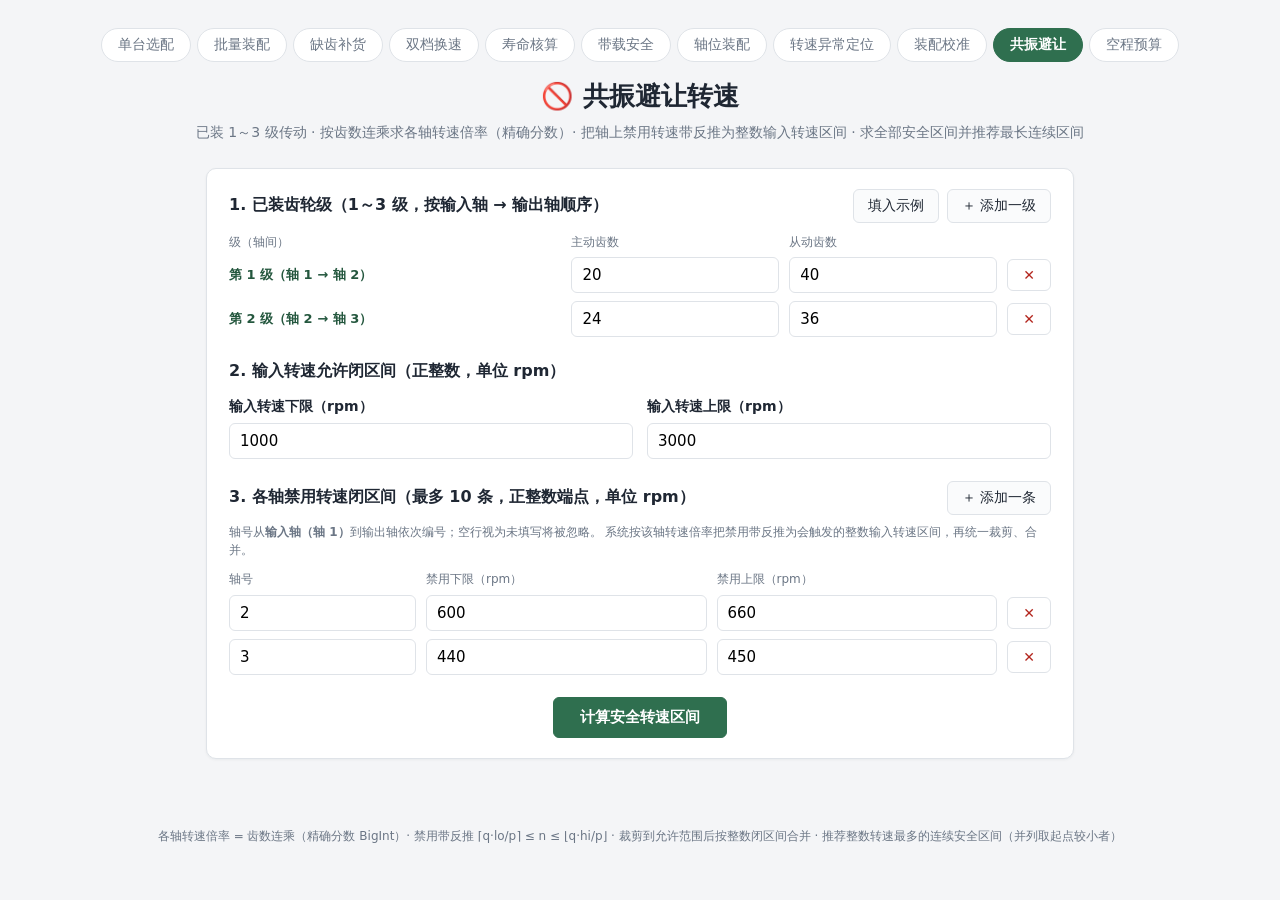
<file: public/resonance.html>
<!DOCTYPE html>
<html lang="zh-CN">
<head>
  <meta charset="UTF-8" />
  <meta name="viewport" content="width=device-width, initial-scale=1.0" />
  <title>共振避让转速 · 齿轮组选配</title>
  <link rel="stylesheet" href="styles.css" />
</head>
<body>
  <header class="site-header">
    <nav class="top-nav">
      <a href="/">单台选配</a>
      <a href="/batch">批量装配</a>
      <a href="/procure">缺齿补货</a>
      <a href="/dual-speed">双档换速</a>
      <a href="/lifetime">寿命核算</a>
      <a href="/torque">带载安全</a>
      <a href="/layout">轴位装配</a>
      <a href="/diagnose">转速异常定位</a>
      <a href="/phase-reset">装配校准</a>
      <a href="/resonance" class="active">共振避让</a>
      <a href="/backlash">空程预算</a>
    </nav>
    <h1>🚫 共振避让转速</h1>
    <p class="subtitle">已装 1～3 级传动 · 按齿数连乘求各轴转速倍率（精确分数）· 把轴上禁用转速带反推为整数输入转速区间 · 求全部安全区间并推荐最长连续区间</p>
  </header>

  <main>
    <form id="resonance-form" class="card">
      <section>
        <div class="section-head">
          <h2>1. 已装齿轮级（1～3 级，按输入轴 → 输出轴顺序）</h2>
          <div class="btn-row">
            <button type="button" id="btn-example" class="btn ghost">填入示例</button>
            <button type="button" id="btn-stage-add" class="btn ghost">＋ 添加一级</button>
          </div>
        </div>
        <div class="stage-grid-head">
          <span>级（轴间）</span><span>主动齿数</span><span>从动齿数</span><span></span>
        </div>
        <div id="stage-rows"></div>
      </section>

      <section>
        <h2>2. 输入转速允许闭区间（正整数，单位 rpm）</h2>
        <div class="grid two">
          <label class="field">
            <span>输入转速下限（rpm）</span>
            <input id="input-min" type="number" min="1" max="1000000000000" step="1" value="1000" />
          </label>
          <label class="field">
            <span>输入转速上限（rpm）</span>
            <input id="input-max" type="number" min="1" max="1000000000000" step="1" value="3000" />
          </label>
        </div>
      </section>

      <section>
        <div class="section-head">
          <h2>3. 各轴禁用转速闭区间（最多 10 条，正整数端点，单位 rpm）</h2>
          <div class="btn-row">
            <button type="button" id="btn-rule-add" class="btn ghost">＋ 添加一条</button>
          </div>
        </div>
        <p class="muted">
          轴号从<strong>输入轴（轴 1）</strong>到输出轴依次编号；空行视为未填写将被忽略。
          系统按该轴转速倍率把禁用带反推为会触发的整数输入转速区间，再统一裁剪、合并。
        </p>
        <div class="forbid-grid-head">
          <span>轴号</span><span>禁用下限（rpm）</span><span>禁用上限（rpm）</span><span></span>
        </div>
        <div id="rule-rows"></div>
      </section>

      <div class="actions">
        <button type="submit" class="btn primary">计算安全转速区间</button>
      </div>

      <p id="form-error" class="alert error" hidden></p>
    </form>

    <section id="result-panel" class="card" hidden>
      <div class="section-head">
        <h2>4. 安全转速区间与推荐</h2>
        <span id="result-summary" class="summary"></span>
      </div>
      <p id="verdict-alert" class="alert" hidden></p>
      <div id="result-detail"></div>
    </section>
  </main>

  <footer class="site-footer">
    <span>各轴转速倍率 = 齿数连乘（精确分数 BigInt）· 禁用带反推 ⌈q·lo/p⌉ ≤ n ≤ ⌊q·hi/p⌋ · 裁剪到允许范围后按整数闭区间合并 · 推荐整数转速最多的连续安全区间（并列取起点较小者）</span>
  </footer>

  <script src="resonance.js"></script>
</body>
</html>
</file>
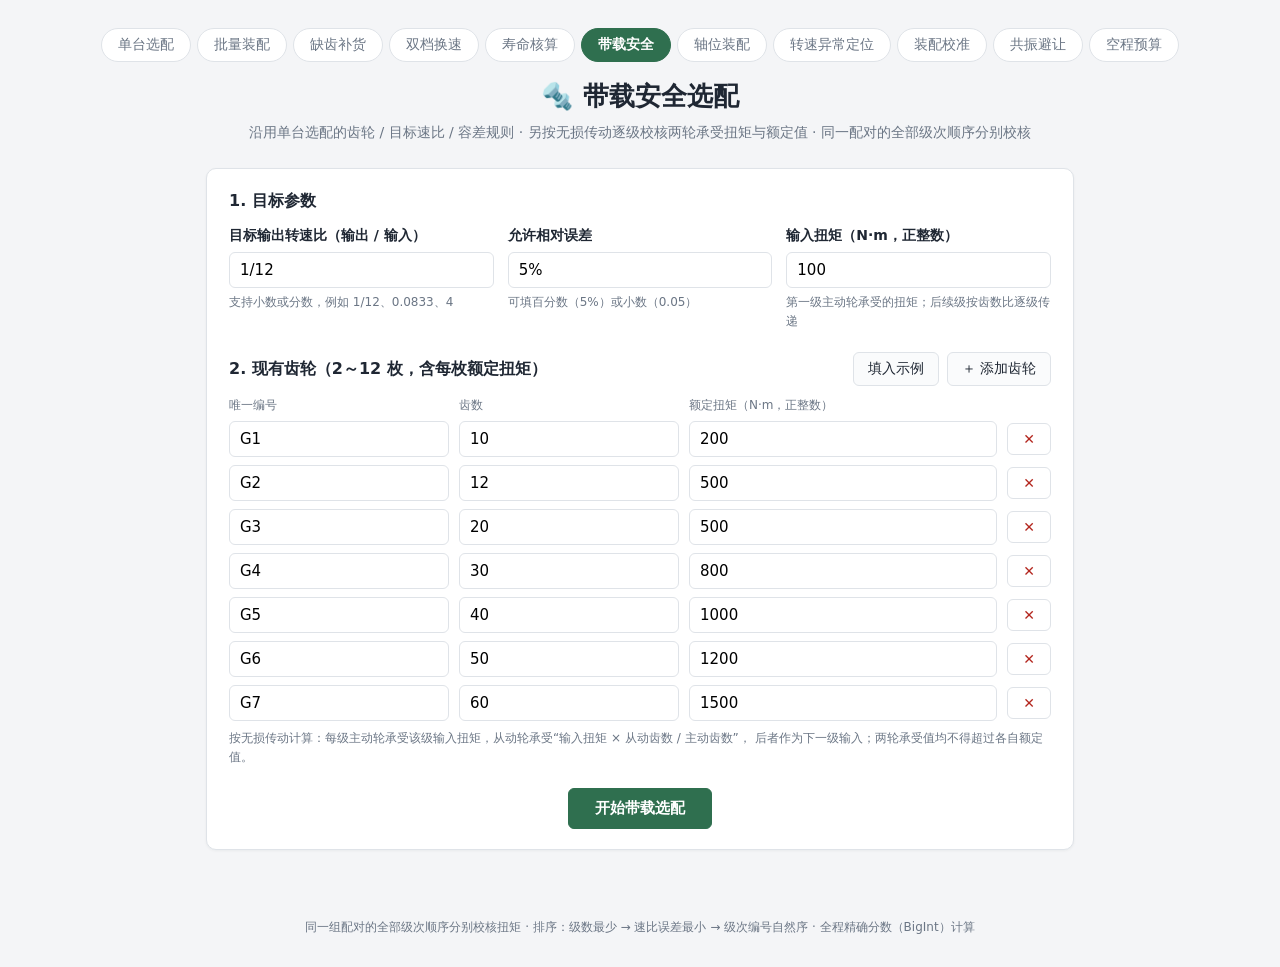
<file: public/torque.html>
<!DOCTYPE html>
<html lang="zh-CN">
<head>
  <meta charset="UTF-8" />
  <meta name="viewport" content="width=device-width, initial-scale=1.0" />
  <title>带载安全选配 · 齿轮组选配</title>
  <link rel="stylesheet" href="styles.css" />
</head>
<body>
  <header class="site-header">
    <nav class="top-nav">
      <a href="/">单台选配</a>
      <a href="/batch">批量装配</a>
      <a href="/procure">缺齿补货</a>
      <a href="/dual-speed">双档换速</a>
      <a href="/lifetime">寿命核算</a>
      <a href="/torque" class="active">带载安全</a>
      <a href="/layout">轴位装配</a>
      <a href="/diagnose">转速异常定位</a>
      <a href="/phase-reset">装配校准</a>
      <a href="/resonance">共振避让</a>
      <a href="/backlash">空程预算</a>
    </nav>
    <h1>🔩 带载安全选配</h1>
    <p class="subtitle">沿用单台选配的齿轮 / 目标速比 / 容差规则 · 另按无损传动逐级校核两轮承受扭矩与额定值 · 同一配对的全部级次顺序分别校核</p>
  </header>

  <main>
    <form id="torque-form" class="card">
      <section>
        <h2>1. 目标参数</h2>
        <div class="grid three">
          <label class="field">
            <span>目标输出转速比（输出 / 输入）</span>
            <input id="target" name="target" value="1/12" placeholder="如 0.0833 或 1/12" required />
            <small>支持小数或分数，例如 1/12、0.0833、4</small>
          </label>
          <label class="field">
            <span>允许相对误差</span>
            <input id="tolerance" name="tolerance" value="5%" placeholder="如 5% 或 0.05" required />
            <small>可填百分数（5%）或小数（0.05）</small>
          </label>
          <label class="field">
            <span>输入扭矩（N·m，正整数）</span>
            <input id="input-torque" name="inputTorque" type="number" min="1" max="1000000000000" step="1" value="100" required />
            <small>第一级主动轮承受的扭矩；后续级按齿数比逐级传递</small>
          </label>
        </div>
      </section>

      <section>
        <div class="section-head">
          <h2>2. 现有齿轮（2～12 枚，含每枚额定扭矩）</h2>
          <div class="btn-row">
            <button type="button" id="btn-example" class="btn ghost">填入示例</button>
            <button type="button" id="btn-add" class="btn ghost">＋ 添加齿轮</button>
          </div>
        </div>
        <div class="rated-grid-head">
          <span>唯一编号</span><span>齿数</span><span>额定扭矩（N·m，正整数）</span><span></span>
        </div>
        <div id="gear-rows"></div>
        <p class="muted">
          按无损传动计算：每级主动轮承受该级输入扭矩，从动轮承受“输入扭矩 × 从动齿数 / 主动齿数”，
          后者作为下一级输入；两轮承受值均不得超过各自额定值。
        </p>
      </section>

      <div class="actions">
        <button type="submit" class="btn primary">开始带载选配</button>
      </div>

      <p id="form-error" class="alert error" hidden></p>
    </form>

    <section id="result-panel" class="card" hidden>
      <div class="section-head">
        <h2>3. 带载选配结果</h2>
        <span id="result-summary" class="summary"></span>
      </div>
      <p id="no-solution" class="alert" hidden></p>
      <p id="truncated-note" class="muted" hidden></p>
      <div id="result-list"></div>
    </section>
  </main>

  <footer class="site-footer">
    <span>同一组配对的全部级次顺序分别校核扭矩 · 排序：级数最少 → 速比误差最小 → 级次编号自然序 · 全程精确分数（BigInt）计算</span>
  </footer>

  <script src="torque.js"></script>
</body>
</html>
</file>
<file: public/styles.css>
:root {
  --bg: #f4f5f7;
  --card: #ffffff;
  --ink: #1f2733;
  --muted: #6b7685;
  --line: #dfe3e8;
  --brand: #2f6f4f;
  --brand-dark: #24573e;
  --accent: #e8f3ec;
  --danger: #b3261e;
  --danger-bg: #fdecea;
  --warn: #8a5a00;
  --warn-bg: #fff6e0;
  --radius: 10px;
}

* { box-sizing: border-box; }

body {
  margin: 0;
  font-family: "PingFang SC", "Microsoft YaHei", "Noto Sans CJK SC", system-ui, sans-serif;
  background: var(--bg);
  color: var(--ink);
  line-height: 1.55;
}

.site-header {
  padding: 28px 20px 12px;
  text-align: center;
}
.site-header h1 { margin: 0 0 6px; font-size: 26px; }
.subtitle { margin: 0; color: var(--muted); font-size: 14px; }

.top-nav {
  display: flex;
  justify-content: center;
  flex-wrap: wrap;
  gap: 6px;
  margin-bottom: 14px;
}
.top-nav a {
  padding: 5px 16px;
  border-radius: 999px;
  border: 1px solid var(--line);
  background: #fff;
  color: var(--muted);
  text-decoration: none;
  font-size: 14px;
}
.top-nav a:hover { border-color: #b9c1cc; color: var(--ink); }
.top-nav a.active {
  background: var(--brand);
  border-color: var(--brand);
  color: #fff;
  font-weight: 600;
}

main {
  max-width: 900px;
  margin: 0 auto;
  padding: 12px 16px 40px;
}

.card {
  background: var(--card);
  border: 1px solid var(--line);
  border-radius: var(--radius);
  padding: 20px 22px;
  margin-bottom: 18px;
  box-shadow: 0 1px 3px rgba(20, 30, 40, 0.05);
}

h2 { font-size: 16px; margin: 0 0 12px; }

.grid.two {
  display: grid;
  grid-template-columns: 1fr 1fr;
  gap: 14px;
}
.grid.three {
  display: grid;
  grid-template-columns: 1fr 1fr 1fr;
  gap: 14px;
}
@media (max-width: 640px) {
  .grid.two, .grid.three { grid-template-columns: 1fr; }
}

.field { display: flex; flex-direction: column; gap: 5px; }
.field > span { font-size: 14px; font-weight: 600; }
.field small { color: var(--muted); font-size: 12px; }

input[type="text"], input[type="number"], input:not([type]) {
  width: 100%;
  padding: 8px 10px;
  border: 1px solid var(--line);
  border-radius: 6px;
  font-size: 15px;
  font-family: inherit;
}
input:focus { outline: 2px solid var(--brand); outline-offset: 0; border-color: var(--brand); }

section + section { margin-top: 22px; }

.section-head {
  display: flex;
  align-items: center;
  justify-content: space-between;
  gap: 12px;
  flex-wrap: wrap;
}
.section-head h2 { margin: 0; }

.btn-row { display: flex; gap: 8px; }

.btn {
  border-radius: 6px;
  padding: 7px 14px;
  font-size: 14px;
  cursor: pointer;
  border: 1px solid var(--line);
  background: #fff;
  color: var(--ink);
  font-family: inherit;
}
.btn:hover { border-color: #b9c1cc; }
.btn.ghost { background: #fafbfc; }
.btn.primary {
  background: var(--brand);
  border-color: var(--brand);
  color: #fff;
  font-weight: 600;
  padding: 10px 26px;
  font-size: 15px;
}
.btn.primary:hover { background: var(--brand-dark); }
.btn.danger-ghost { color: var(--danger); }

.gear-grid-head,
.gear-row {
  display: grid;
  grid-template-columns: 1fr 1fr 44px;
  gap: 10px;
  align-items: center;
}
.gear-grid-head {
  margin: 10px 0 6px;
  font-size: 12px;
  color: var(--muted);
}
.gear-row { margin-bottom: 8px; }

.actions { margin-top: 22px; text-align: center; }

.alert {
  margin-top: 14px;
  padding: 10px 14px;
  border-radius: 6px;
  font-size: 14px;
}
.alert.error { background: var(--danger-bg); color: var(--danger); border: 1px solid #f3c2bd; }
.alert.warn { background: var(--warn-bg); color: var(--warn); border: 1px solid #f0ddaa; }
.alert.ok { background: var(--accent); color: var(--brand-dark); border: 1px solid #a9d3bb; }

.muted { color: var(--muted); font-size: 12px; margin: 8px 0 0; }

.summary { font-size: 13px; color: var(--muted); }

.solution {
  border: 1px solid var(--line);
  border-radius: 8px;
  padding: 14px 16px;
  margin-top: 12px;
}
.solution.best { border-color: var(--brand); background: var(--accent); }

.solution-head {
  display: flex;
  justify-content: space-between;
  align-items: baseline;
  gap: 10px;
  flex-wrap: wrap;
  margin-bottom: 8px;
}
.solution-title { font-weight: 700; font-size: 15px; }
.badge {
  display: inline-block;
  font-size: 12px;
  font-weight: 600;
  padding: 1px 8px;
  border-radius: 999px;
  background: var(--brand);
  color: #fff;
  margin-right: 6px;
}
.solution-meta { font-size: 13px; color: var(--muted); }
.solution-meta strong { color: var(--ink); }

table.pairs { width: 100%; border-collapse: collapse; margin-top: 6px; font-size: 14px; }
table.pairs th, table.pairs td {
  border: 1px solid var(--line);
  padding: 6px 10px;
  text-align: center;
}
table.pairs th { background: #f0f2f5; font-weight: 600; }
.gear-id { font-family: ui-monospace, SFMono-Regular, Menlo, Consolas, monospace; }
.frac { font-family: ui-monospace, SFMono-Regular, Menlo, Consolas, monospace; white-space: nowrap; }

.site-footer {
  text-align: center;
  color: var(--muted);
  font-size: 12px;
  padding: 10px 0 30px;
}

/* ---------------- 批量装配 ---------------- */

.device-grid-head,
.device-row {
  display: grid;
  grid-template-columns: 1.2fr 1fr 1fr 44px;
  gap: 10px;
  align-items: center;
}
.device-grid-head {
  margin: 10px 0 6px;
  font-size: 12px;
  color: var(--muted);
}
.device-row { margin-bottom: 8px; }
@media (max-width: 640px) {
  .device-grid-head,
  .device-row { grid-template-columns: 1fr 1fr; }
}

.solution.miss { border-color: #e5c07b; background: var(--warn-bg); }

.badge.badge-ok { background: var(--brand); }
.badge.badge-miss {
  background: var(--warn);
}

.unused-panel { margin-top: 18px; }
.unused-panel h3 { font-size: 14px; margin: 0 0 8px; }
.chip-list { display: flex; flex-wrap: wrap; gap: 8px; }
.chip {
  display: inline-block;
  padding: 3px 12px;
  border-radius: 999px;
  border: 1px solid var(--line);
  background: #fafbfc;
  font-size: 13px;
  font-family: ui-monospace, SFMono-Regular, Menlo, Consolas, monospace;
}
.chip-buy {
  border-color: var(--brand);
  background: var(--accent);
  color: var(--brand-dark);
  font-weight: 600;
}

/* ---------------- 缺齿补货采购建议 ---------------- */

.buyable-grid-head,
.buyable-row {
  display: grid;
  grid-template-columns: 1fr 1fr 1.4fr 44px;
  gap: 10px;
  align-items: center;
}
.buyable-grid-head {
  margin: 10px 0 6px;
  font-size: 12px;
  color: var(--muted);
}
.buyable-row { margin-bottom: 8px; }
@media (max-width: 640px) {
  .buyable-grid-head,
  .buyable-row { grid-template-columns: 1fr 1fr; }
}

.block-title { font-size: 14px; margin: 16px 0 8px; }

/* ---------------- 带载安全选配 ---------------- */

.rated-grid-head,
.rated-row {
  display: grid;
  grid-template-columns: 1fr 1fr 1.4fr 44px;
  gap: 10px;
  align-items: center;
}
.rated-grid-head {
  margin: 10px 0 6px;
  font-size: 12px;
  color: var(--muted);
}
.rated-row { margin-bottom: 8px; }
@media (max-width: 640px) {
  .rated-grid-head,
  .rated-row { grid-template-columns: 1fr 1fr; }
}

table.torque-table th, table.torque-table td { text-align: left; vertical-align: middle; }
.torque-val { font-size: 13px; white-space: nowrap; }
.torque-rated { color: var(--muted); font-size: 12px; margin-top: 2px; }
.badge.badge-limit {
  background: var(--warn);
  font-size: 11px;
  padding: 0 6px;
}

/* ---------------- 轴位装配 ---------------- */

.axis-grid-head,
.axis-row {
  display: grid;
  grid-template-columns: 1.1fr 1fr 1.6fr 44px;
  gap: 10px;
  align-items: center;
}
.axis-grid-head {
  margin: 10px 0 6px;
  font-size: 12px;
  color: var(--muted);
}
.axis-row { margin-bottom: 8px; }
.axis-index { font-size: 13px; font-weight: 600; color: var(--brand-dark); white-space: nowrap; }
@media (max-width: 640px) {
  .axis-grid-head,
  .axis-row { grid-template-columns: 1fr 1fr; }
}

.meshing-no { color: var(--danger); font-weight: 600; }

.shafts-panel { margin-top: 16px; }
table.shaft-table th, table.shaft-table td { text-align: left; vertical-align: middle; }
.mount-cell { min-width: 240px; }
.mount-item { padding: 2px 0; }
.mount-item + .mount-item { border-top: 1px dashed var(--line); }

.solution.best-warn { border-color: #e5c07b; background: var(--warn-bg); }
.badge.badge-warn { background: var(--warn); }

/* ---------------- 转速异常定位 ---------------- */

.stage-grid-head,
.stage-row {
  display: grid;
  grid-template-columns: 1.6fr 1fr 1fr 44px;
  gap: 10px;
  align-items: center;
}
.stage-grid-head {
  margin: 10px 0 6px;
  font-size: 12px;
  color: var(--muted);
}
.stage-row { margin-bottom: 8px; }
.stage-index { font-size: 13px; font-weight: 600; color: var(--brand-dark); white-space: nowrap; }
@media (max-width: 640px) {
  .stage-grid-head,
  .stage-row { grid-template-columns: 1fr 1fr; }
}

.obs-card {
  border: 1px solid var(--line);
  border-radius: 8px;
  padding: 12px 14px;
  margin-top: 12px;
  background: #fafbfc;
}
.obs-head {
  display: flex;
  align-items: center;
  gap: 12px;
  flex-wrap: wrap;
  margin-bottom: 8px;
}
.obs-head .obs-name-input { flex: 1 1 200px; }
.obs-axis-hint { font-size: 12px; }

.reading-grid-head,
.reading-row {
  display: grid;
  grid-template-columns: 0.8fr 1.4fr 1.4fr 44px;
  gap: 10px;
  align-items: center;
}
.reading-grid-head {
  margin: 6px 0 4px;
  font-size: 12px;
  color: var(--muted);
}
.reading-row { margin-bottom: 8px; }
@media (max-width: 640px) {
  .reading-grid-head,
  .reading-row { grid-template-columns: 1fr 1fr; }
}

.obs-result {
  border-top: 1px dashed var(--line);
  margin-top: 16px;
  padding-top: 4px;
}

.diag-tag {
  display: inline-block;
  font-size: 12px;
  font-weight: 600;
  padding: 2px 10px;
  border-radius: 999px;
  white-space: nowrap;
}
.diag-tag-suspect { background: var(--warn); color: #fff; }
.diag-tag-amb { background: #f0ddaa; color: var(--warn); }
.diag-tag-out { background: #eceff3; color: var(--muted); }
.diag-ok { color: var(--brand-dark); font-weight: 600; }
.diag-bad { color: var(--danger); font-weight: 600; }
table.diag-cand-table td { vertical-align: middle; }

/* ---------------- 共振避让转速 ---------------- */

.forbid-grid-head,
.forbid-row {
  display: grid;
  grid-template-columns: 0.8fr 1.2fr 1.2fr 44px;
  gap: 10px;
  align-items: center;
}
.forbid-grid-head {
  margin: 10px 0 6px;
  font-size: 12px;
  color: var(--muted);
}
.forbid-row { margin-bottom: 8px; }
@media (max-width: 640px) {
  .forbid-grid-head,
  .forbid-row { grid-template-columns: 1fr 1fr; }
}

/* ---------------- 装配校准 ---------------- */

.phase-grid-head,
.phase-row {
  display: grid;
  grid-template-columns: 1.6fr 1fr;
  gap: 10px;
  align-items: center;
}
.phase-grid-head {
  margin: 10px 0 6px;
  font-size: 12px;
  color: var(--muted);
}
.phase-row { margin-bottom: 8px; }
.phase-axis { font-size: 13px; font-weight: 600; color: var(--brand-dark); white-space: nowrap; }
.phase-big { font-size: 22px; color: var(--brand-dark); }
@media (max-width: 640px) {
  .phase-grid-head,
  .phase-row { grid-template-columns: 1fr; }
}

/* ---------------- 反向空程预算 ---------------- */

.lash-grid-head,
.lash-row {
  display: grid;
  grid-template-columns: 1.4fr 0.9fr 0.9fr 1.1fr 1.1fr 44px;
  gap: 10px;
  align-items: center;
}
.lash-grid-head {
  margin: 10px 0 6px;
  font-size: 12px;
  color: var(--muted);
}
.lash-row { margin-bottom: 8px; }
@media (max-width: 640px) {
  .lash-grid-head,
  .lash-row { grid-template-columns: 1fr 1fr; }
}

/* ---------------- 寿命核算 ---------------- */
.grid.four {
  display: grid;
  grid-template-columns: repeat(4, 1fr);
  gap: 14px;
}
@media (max-width: 640px) {
  .grid.four { grid-template-columns: 1fr 1fr; }
}

.life-grid-head,
.life-row {
  display: grid;
  grid-template-columns: 1fr 1.6fr 1.2fr;
  gap: 10px;
  align-items: center;
}
.life-grid-head {
  margin: 10px 0 6px;
  font-size: 12px;
  color: var(--muted);
}
.life-row { margin-bottom: 8px; }
.life-roles { font-size: 12px; color: var(--muted); }
tr.life-limit td { background: var(--warn-bg); }
.life-entry { margin-top: 18px; text-align: center; }
@media (max-width: 640px) {
  .life-grid-head,
  .life-row { grid-template-columns: 1fr 1fr; }
}
</file>
